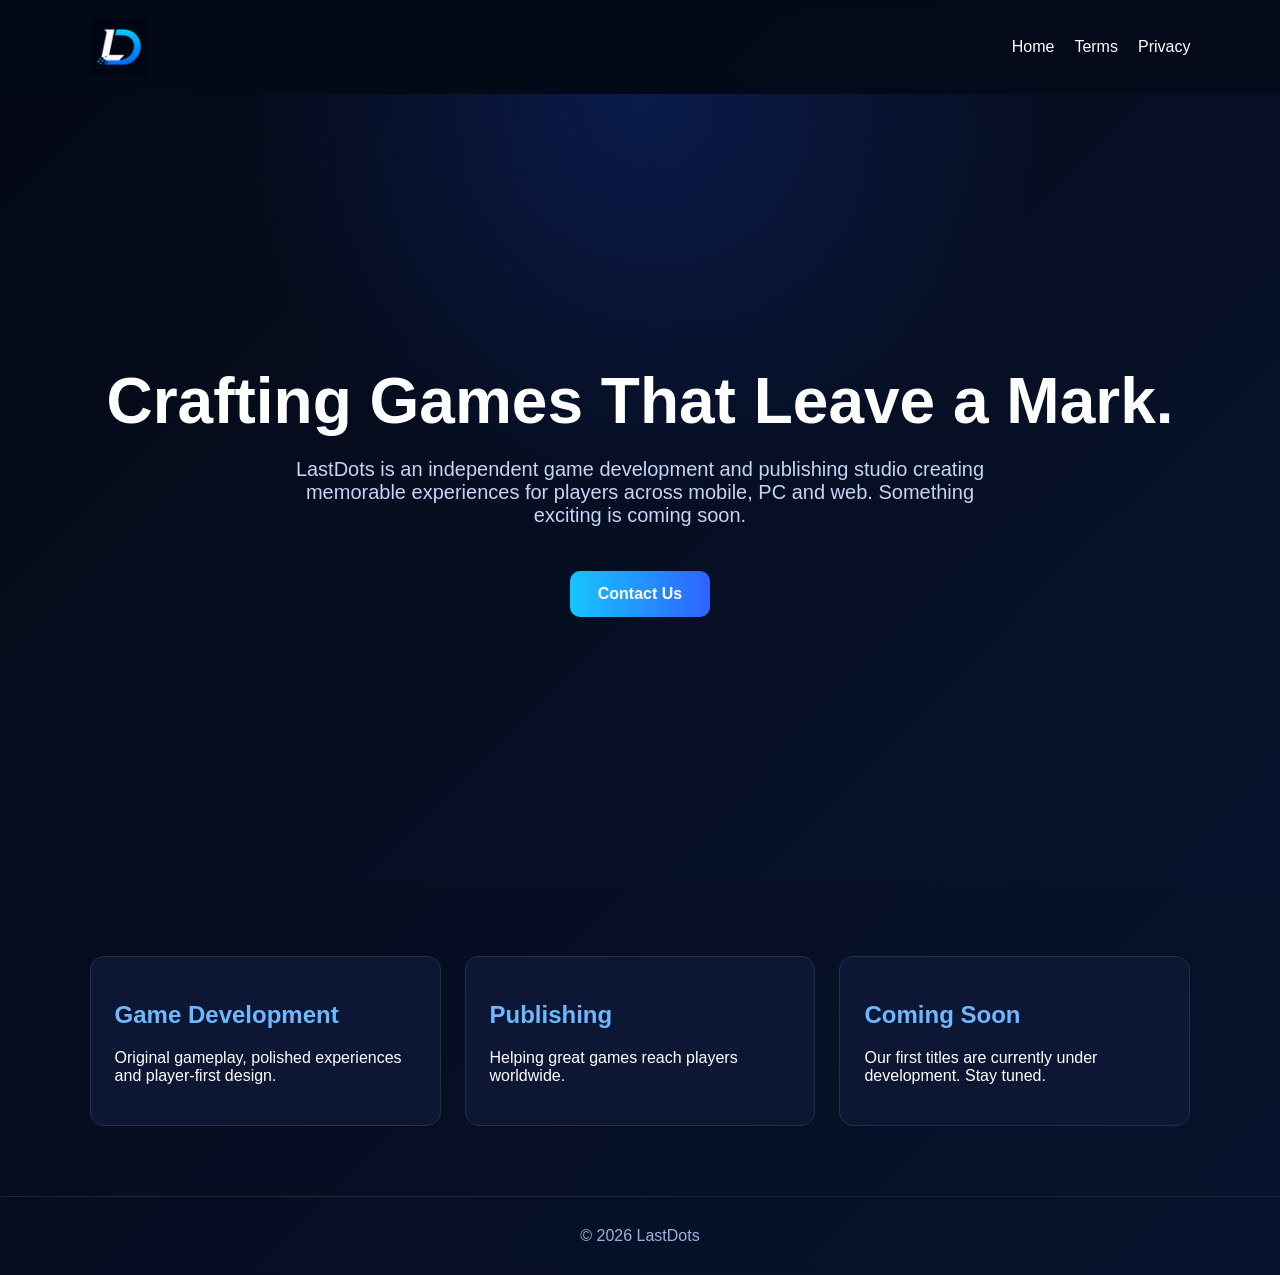
<file: index.html>
<!DOCTYPE html><html><head><meta charset='utf-8'><meta name='viewport' content='width=device-width,initial-scale=1'><title>LastDots</title><link rel='stylesheet' href='styles.css'></head><body>
<header><img class='logo' src='assets/logo.png'><nav><a href='index.html'>Home</a><a href='terms.html'>Terms</a><a href='privacy.html'>Privacy</a></nav></header>
<section class='hero'><div><h1>Crafting Games That Leave a Mark.</h1><p>LastDots is an independent game development and publishing studio creating memorable experiences for players across mobile, PC and web. Something exciting is coming soon.</p><a class='btn' href='mailto:contact.lastdots@gmail.com'>Contact Us</a></div></section>
<section class='cards'><div class='card'><h2>Game Development</h2><p>Original gameplay, polished experiences and player-first design.</p></div><div class='card'><h2>Publishing</h2><p>Helping great games reach players worldwide.</p></div><div class='card'><h2>Coming Soon</h2><p>Our first titles are currently under development. Stay tuned.</p></div></section>
<footer>© 2026 LastDots </footer></body></html>
</file>
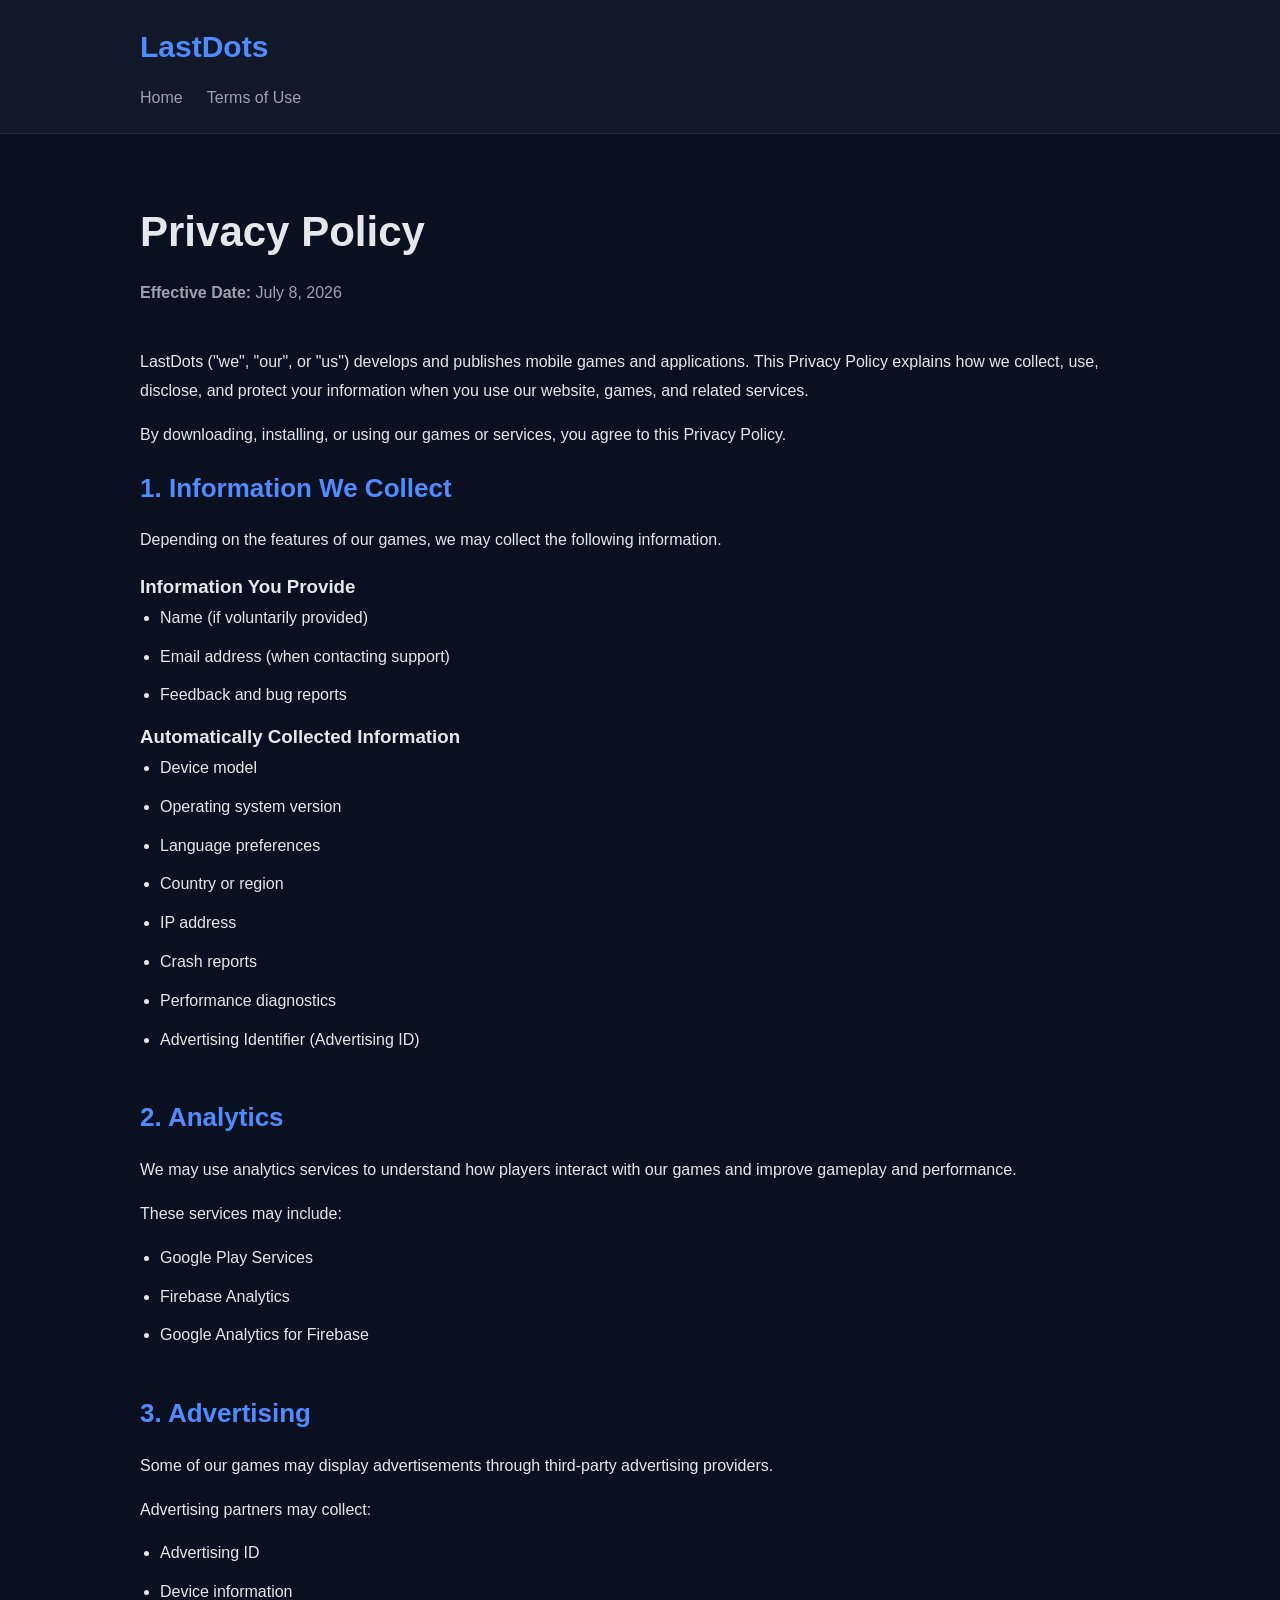
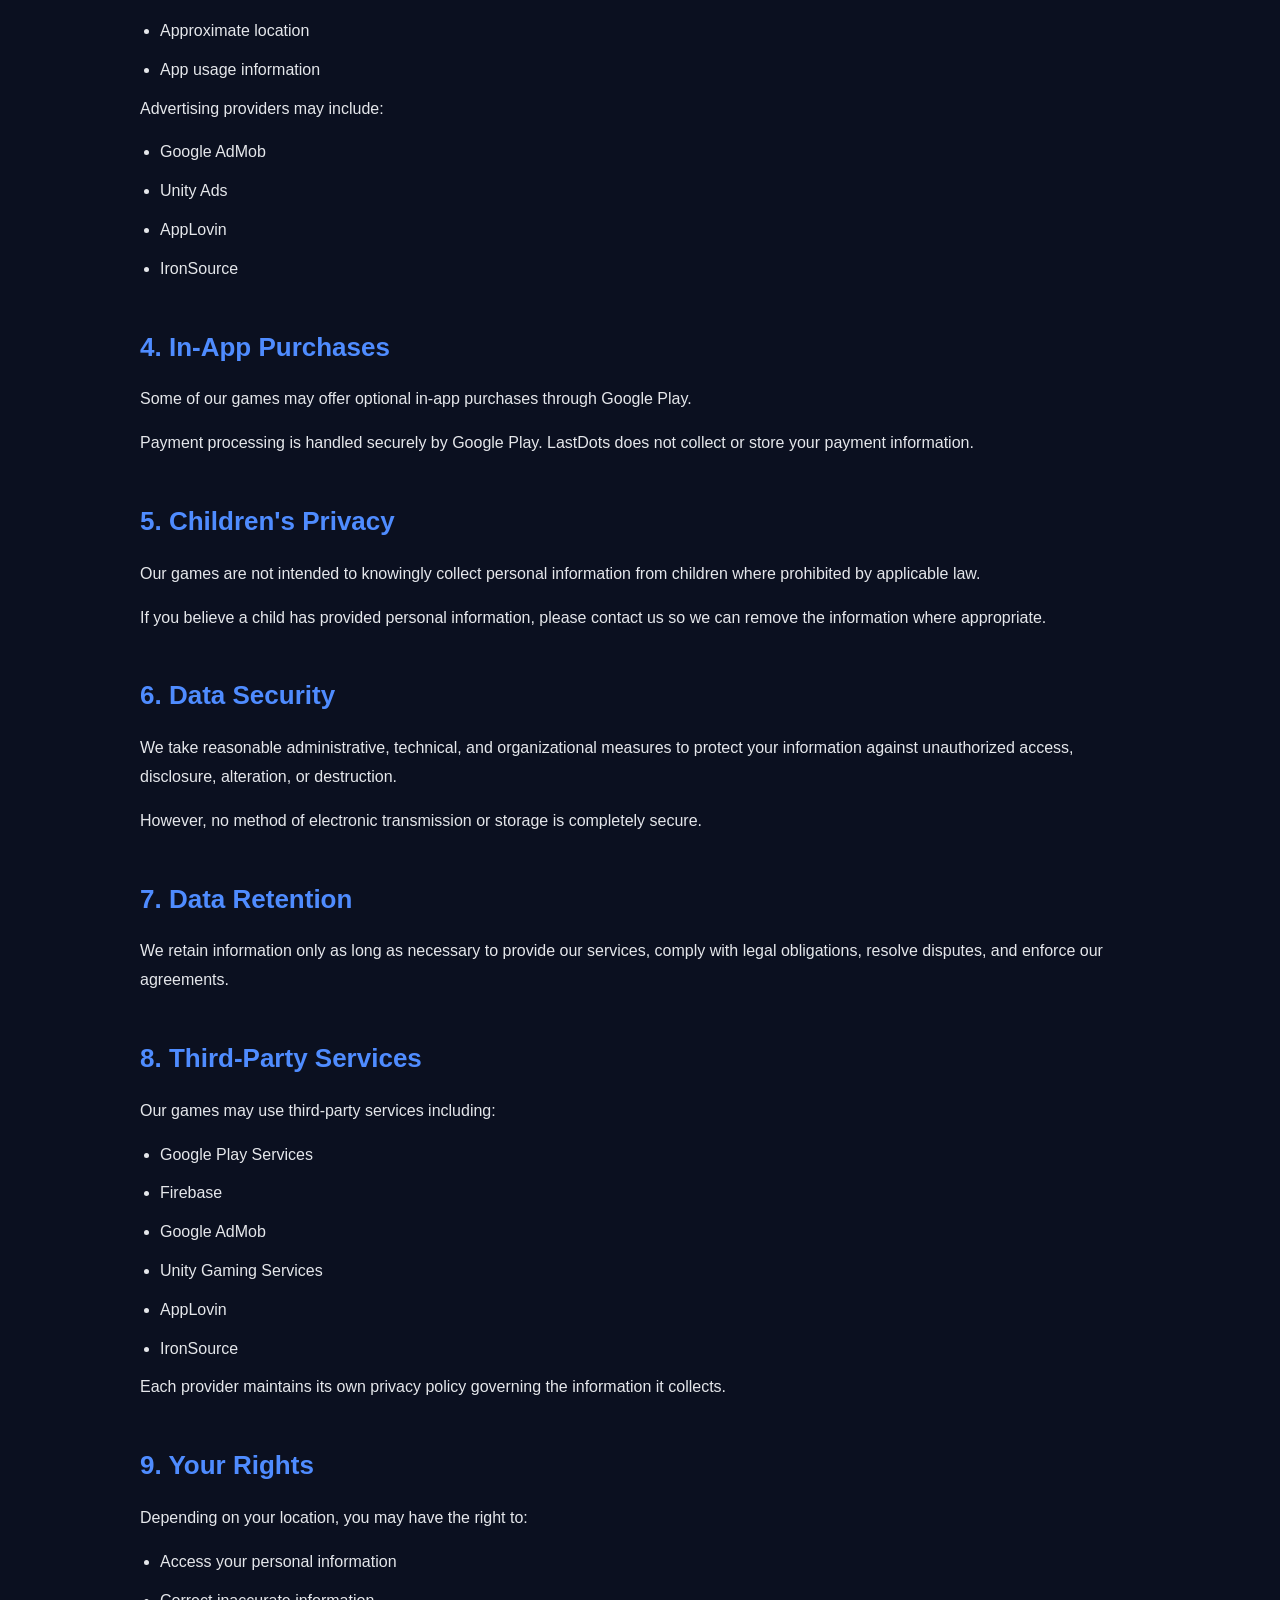
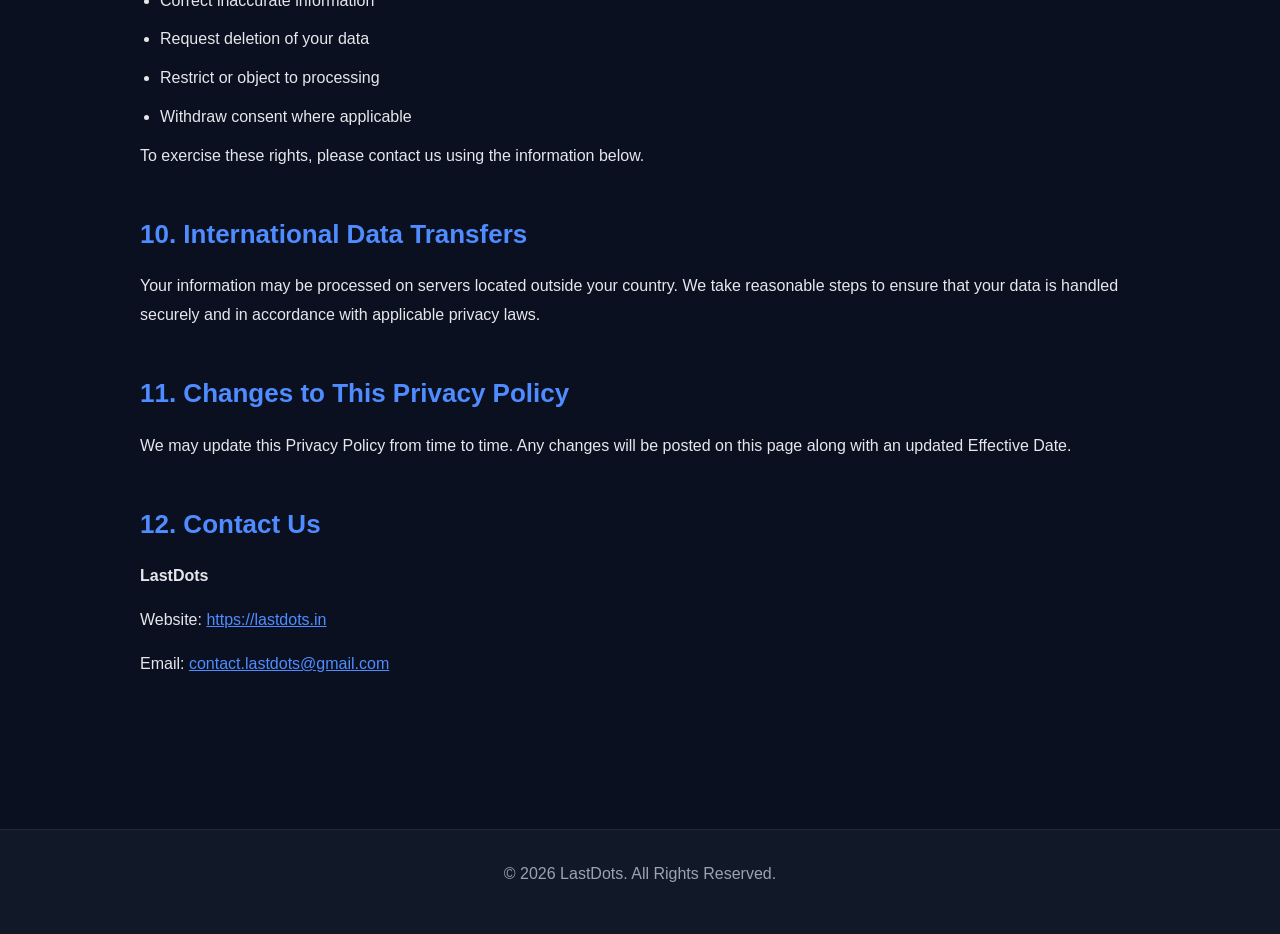
<file: privacy.html>
<!DOCTYPE html>
<html lang="en">

<head>
    <meta charset="UTF-8">
    <meta name="viewport" content="width=device-width, initial-scale=1.0">

    <title>Privacy Policy | LastDots</title>

    <meta name="description" content="Privacy Policy for LastDots games and services.">

    <style>
        * {
            margin: 0;
            padding: 0;
            box-sizing: border-box;
        }

        body {
            font-family: Arial,Helvetica,sans-serif;
            background: #0b1020;
            color: #e5e7eb;
            line-height: 1.8;
        }

        header {
            background: #111827;
            padding: 20px;
            border-bottom: 1px solid #1f2937;
        }

        .container {
            width: 90%;
            max-width: 1000px;
            margin: auto;
        }

        .logo {
            font-size: 30px;
            font-weight: bold;
            color: #4F8CFF;
            text-decoration: none;
        }

        nav {
            margin-top: 10px;
        }

            nav a {
                color: #9CA3AF;
                text-decoration: none;
                margin-right: 20px;
            }

                nav a:hover {
                    color: #4F8CFF;
                }

        main {
            padding: 60px 0;
        }

        h1 {
            font-size: 42px;
            margin-bottom: 10px;
        }

        .date {
            color: #9CA3AF;
            margin-bottom: 40px;
        }

        section {
            margin-bottom: 40px;
        }

        h2 {
            color: #4F8CFF;
            margin-bottom: 15px;
            font-size: 26px;
        }

        p {
            margin-bottom: 15px;
        }

        ul {
            padding-left: 20px;
        }

        li {
            margin-bottom: 10px;
        }

        footer {
            background: #111827;
            border-top: 1px solid #1f2937;
            text-align: center;
            padding: 30px;
            color: #9CA3AF;
            margin-top: 50px;
        }

        a {
            color: #4F8CFF;
        }
    </style>

</head>

<body>

    <header>

        <div class="container">

            <a href="index.html" class="logo">LastDots</a>

            <nav>
                <a href="index.html">Home</a>
                <a href="terms.html">Terms of Use</a>
            </nav>

        </div>

    </header>

    <main class="container">

        <h1>Privacy Policy</h1>

        <p class="date"><strong>Effective Date:</strong> July 8, 2026</p>

        <p>
            LastDots ("we", "our", or "us") develops and publishes mobile games and applications. This Privacy Policy explains how we collect, use, disclose, and protect your information when you use our website, games, and related services.
        </p>

        <p>
            By downloading, installing, or using our games or services, you agree to this Privacy Policy.
        </p>

        <section>

            <h2>1. Information We Collect</h2>

            <p>Depending on the features of our games, we may collect the following information.</p>

            <h3>Information You Provide</h3>

            <ul>
                <li>Name (if voluntarily provided)</li>
                <li>Email address (when contacting support)</li>
                <li>Feedback and bug reports</li>
            </ul>

            <h3>Automatically Collected Information</h3>

            <ul>
                <li>Device model</li>
                <li>Operating system version</li>
                <li>Language preferences</li>
                <li>Country or region</li>
                <li>IP address</li>
                <li>Crash reports</li>
                <li>Performance diagnostics</li>
                <li>Advertising Identifier (Advertising ID)</li>
            </ul>

        </section>

        <section>

            <h2>2. Analytics</h2>

            <p>
                We may use analytics services to understand how players interact with our games and improve gameplay and performance.
            </p>

            <p>These services may include:</p>

            <ul>
                <li>Google Play Services</li>
                <li>Firebase Analytics</li>
                <li>Google Analytics for Firebase</li>
            </ul>

        </section>

        <section>

            <h2>3. Advertising</h2>

            <p>
                Some of our games may display advertisements through third-party advertising providers.
            </p>

            <p>Advertising partners may collect:</p>

            <ul>
                <li>Advertising ID</li>
                <li>Device information</li>
                <li>Approximate location</li>
                <li>App usage information</li>
            </ul>

            <p>Advertising providers may include:</p>

            <ul>
                <li>Google AdMob</li>
                <li>Unity Ads</li>
                <li>AppLovin</li>
                <li>IronSource</li>
            </ul>

        </section>

        <section>

            <h2>4. In-App Purchases</h2>

            <p>
                Some of our games may offer optional in-app purchases through Google Play.
            </p>

            <p>
                Payment processing is handled securely by Google Play. LastDots does not collect or store your payment information.
            </p>

        </section>

        <section>

            <h2>5. Children's Privacy</h2>

            <p>
                Our games are not intended to knowingly collect personal information from children where prohibited by applicable law.
            </p>

            <p>
                If you believe a child has provided personal information, please contact us so we can remove the information where appropriate.
            </p>

        </section>

        <section>

            <h2>6. Data Security</h2>

            <p>
                We take reasonable administrative, technical, and organizational measures to protect your information against unauthorized access, disclosure, alteration, or destruction.
            </p>

            <p>
                However, no method of electronic transmission or storage is completely secure.
            </p>

        </section>

        <section>

            <h2>7. Data Retention</h2>

            <p>
                We retain information only as long as necessary to provide our services, comply with legal obligations, resolve disputes, and enforce our agreements.
            </p>

        </section>

        <section>

            <h2>8. Third-Party Services</h2>

            <p>Our games may use third-party services including:</p>

            <ul>
                <li>Google Play Services</li>
                <li>Firebase</li>
                <li>Google AdMob</li>
                <li>Unity Gaming Services</li>
                <li>AppLovin</li>
                <li>IronSource</li>
            </ul>

            <p>
                Each provider maintains its own privacy policy governing the information it collects.
            </p>

        </section>

        <section>

            <h2>9. Your Rights</h2>

            <p>
                Depending on your location, you may have the right to:
            </p>

            <ul>
                <li>Access your personal information</li>
                <li>Correct inaccurate information</li>
                <li>Request deletion of your data</li>
                <li>Restrict or object to processing</li>
                <li>Withdraw consent where applicable</li>
            </ul>

            <p>
                To exercise these rights, please contact us using the information below.
            </p>

        </section>

        <section>

            <h2>10. International Data Transfers</h2>

            <p>
                Your information may be processed on servers located outside your country. We take reasonable steps to ensure that your data is handled securely and in accordance with applicable privacy laws.
            </p>

        </section>

        <section>

            <h2>11. Changes to This Privacy Policy</h2>

            <p>
                We may update this Privacy Policy from time to time. Any changes will be posted on this page along with an updated Effective Date.
            </p>

        </section>

        <section>

            <h2>12. Contact Us</h2>

            <p><strong>LastDots</strong></p>

            <p>
                Website:
                <a href="https://lastdots.in">https://lastdots.in</a>
            </p>

            <p>
                Email:
                <a href="mailto:contact.lastdots@gmail.com">contact.lastdots@gmail.com</a>
            </p>

        </section>

    </main>

    <footer>

        <p>© 2026 LastDots. All Rights Reserved.</p>

    </footer>

</body>

</html>
</file>
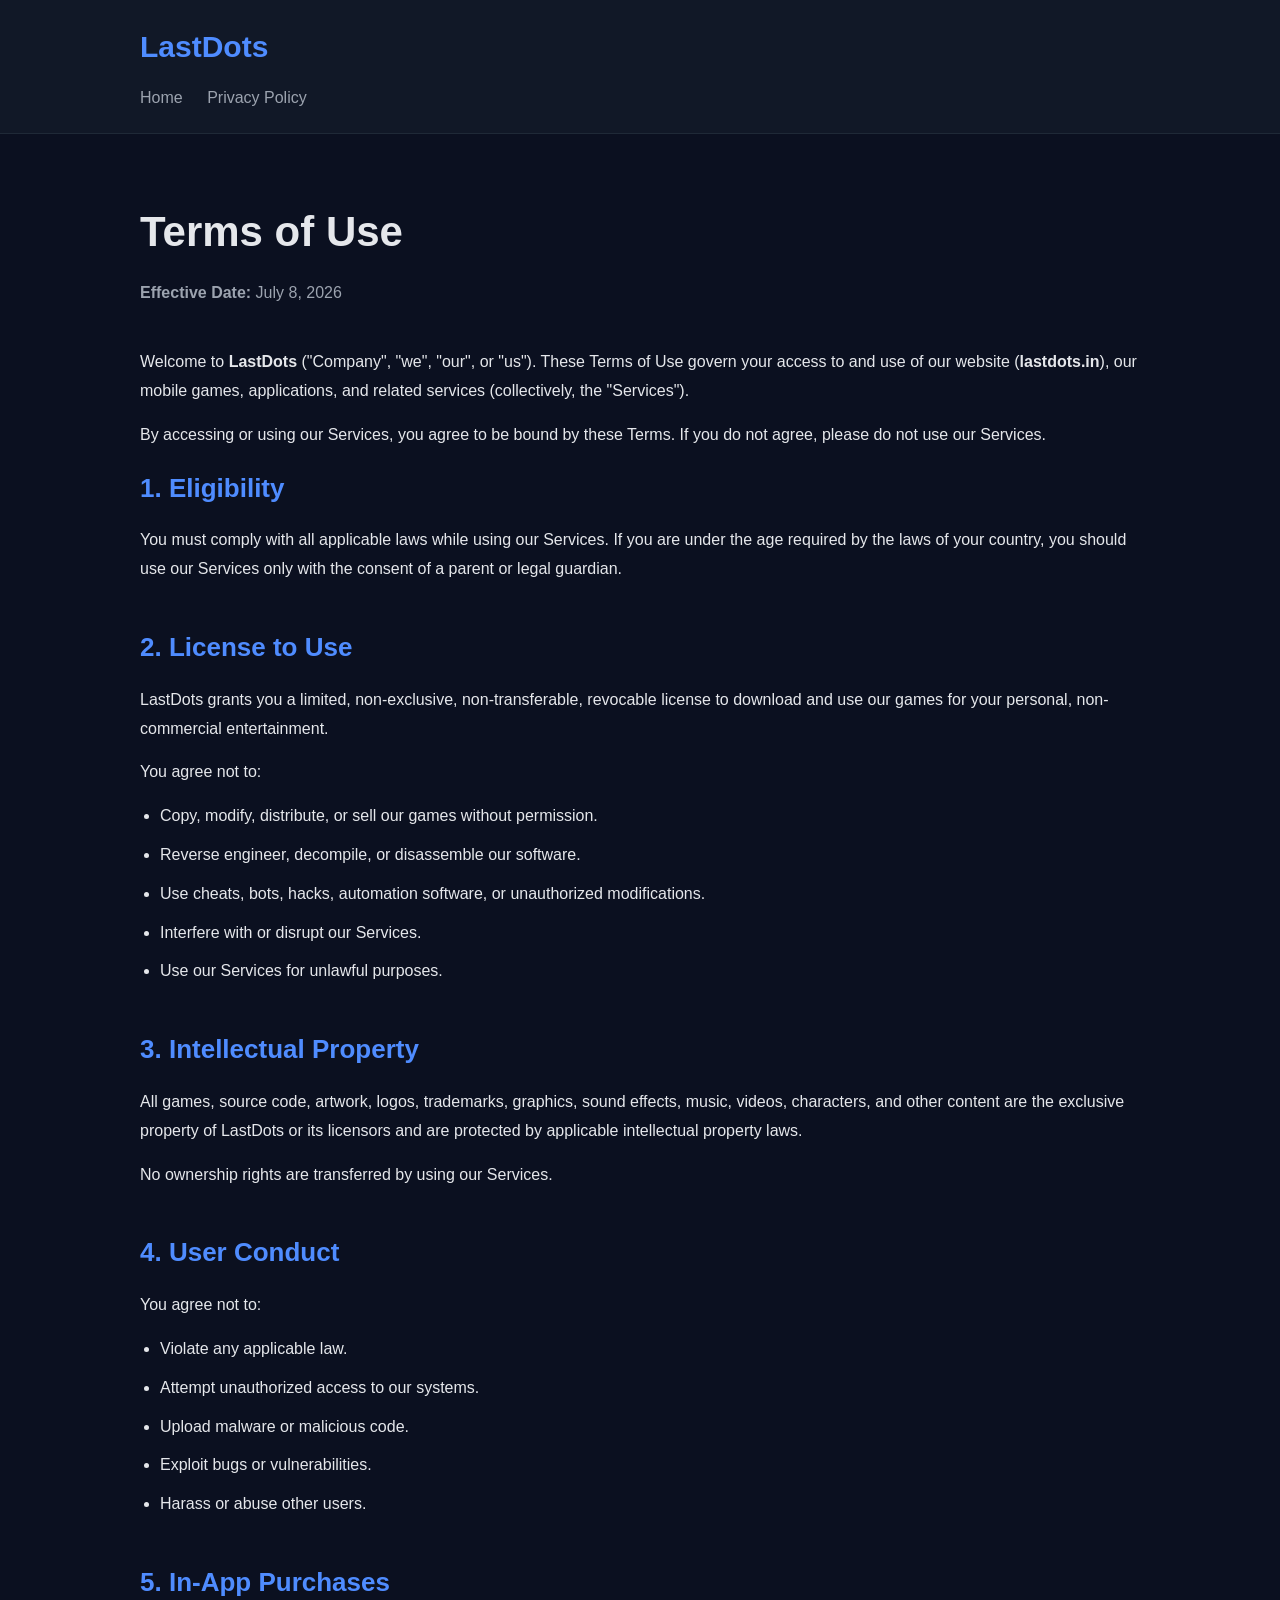
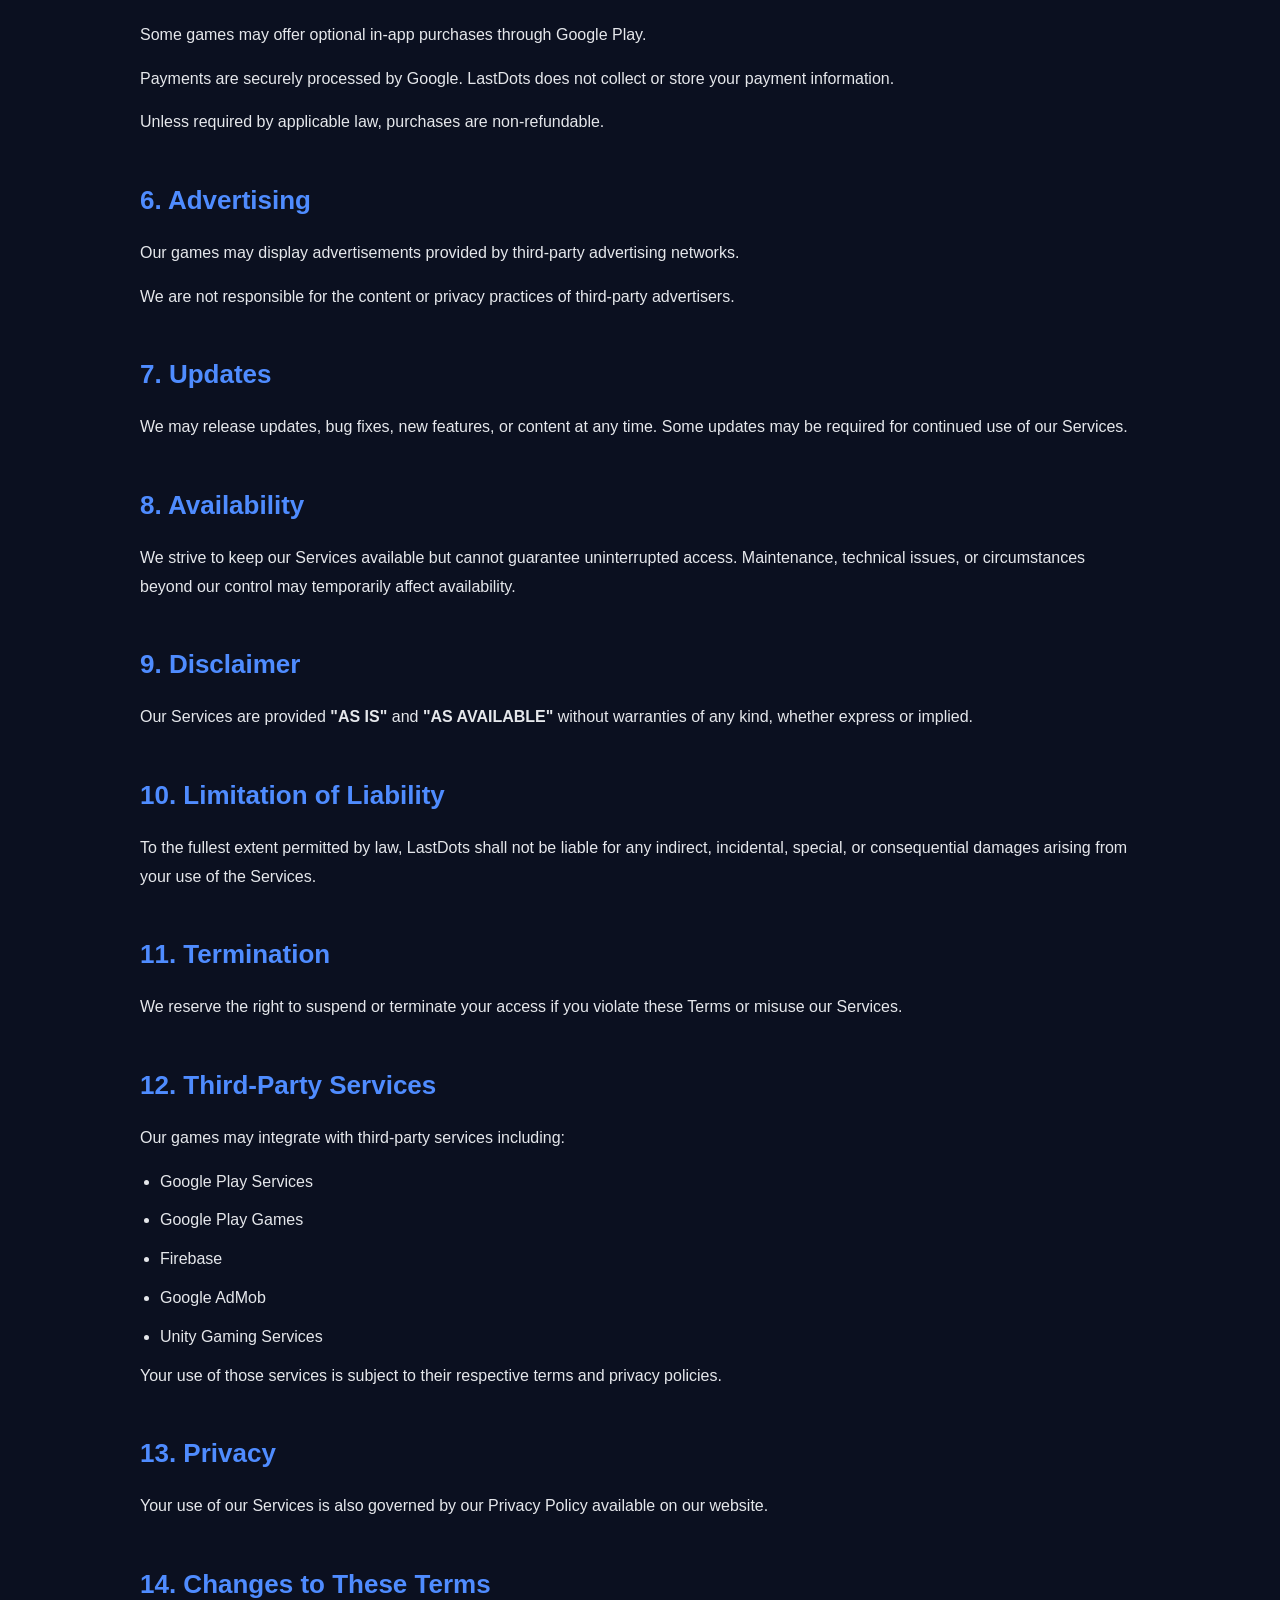
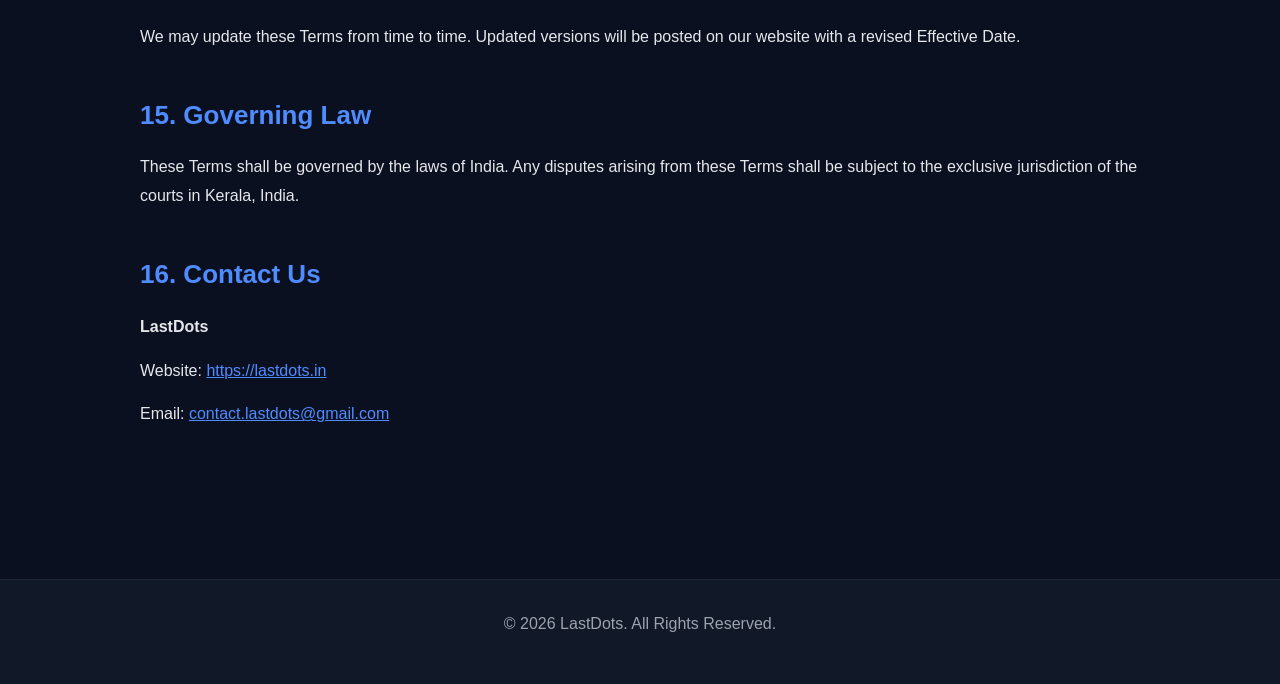
<file: terms.html>
<!DOCTYPE html>
<html lang="en">
<head>
    <meta charset="UTF-8">
    <meta name="viewport" content="width=device-width, initial-scale=1.0">

    <title>Terms of Use | LastDots</title>
    <meta name="description" content="Terms of Use for LastDots games and services.">

    <style>
        * {
            margin: 0;
            padding: 0;
            box-sizing: border-box;
        }

        body {
            font-family: Arial,Helvetica,sans-serif;
            background: #0b1020;
            color: #e5e7eb;
            line-height: 1.8;
        }

        header {
            background: #111827;
            padding: 20px;
            border-bottom: 1px solid #1f2937;
        }

        .container {
            width: 90%;
            max-width: 1000px;
            margin: auto;
        }

        .logo {
            color: #4F8CFF;
            text-decoration: none;
            font-size: 30px;
            font-weight: bold;
        }

        nav {
            margin-top: 10px;
        }

            nav a {
                color: #9CA3AF;
                text-decoration: none;
                margin-right: 20px;
            }

                nav a:hover {
                    color: #4F8CFF;
                }

        main {
            padding: 60px 0;
        }

        h1 {
            font-size: 42px;
            margin-bottom: 10px;
        }

        .date {
            color: #9CA3AF;
            margin-bottom: 40px;
        }

        section {
            margin-bottom: 40px;
        }

        h2 {
            color: #4F8CFF;
            margin-bottom: 15px;
            font-size: 26px;
        }

        p {
            margin-bottom: 15px;
        }

        ul {
            padding-left: 20px;
        }

        li {
            margin-bottom: 10px;
        }

        footer {
            background: #111827;
            text-align: center;
            padding: 30px;
            border-top: 1px solid #1f2937;
            color: #9CA3AF;
            margin-top: 50px;
        }

        a {
            color: #4F8CFF;
        }
    </style>

</head>

<body>

    <header>
        <div class="container">
            <a href="index.html" class="logo">LastDots</a>

            <nav>
                <a href="index.html">Home</a>
                <a href="privacy.html">Privacy Policy</a>
            </nav>
        </div>
    </header>

    <main class="container">

        <h1>Terms of Use</h1>

        <p class="date"><strong>Effective Date:</strong> July 8, 2026</p>

        <p>
            Welcome to <strong>LastDots</strong> ("Company", "we", "our", or "us"). These Terms of Use govern your access to and use of our website (<strong>lastdots.in</strong>), our mobile games, applications, and related services (collectively, the "Services").
        </p>

        <p>
            By accessing or using our Services, you agree to be bound by these Terms. If you do not agree, please do not use our Services.
        </p>

        <section>
            <h2>1. Eligibility</h2>

            <p>
                You must comply with all applicable laws while using our Services. If you are under the age required by the laws of your country, you should use our Services only with the consent of a parent or legal guardian.
            </p>
        </section>

        <section>
            <h2>2. License to Use</h2>

            <p>
                LastDots grants you a limited, non-exclusive, non-transferable, revocable license to download and use our games for your personal, non-commercial entertainment.
            </p>

            <p>You agree not to:</p>

            <ul>
                <li>Copy, modify, distribute, or sell our games without permission.</li>
                <li>Reverse engineer, decompile, or disassemble our software.</li>
                <li>Use cheats, bots, hacks, automation software, or unauthorized modifications.</li>
                <li>Interfere with or disrupt our Services.</li>
                <li>Use our Services for unlawful purposes.</li>
            </ul>

        </section>

        <section>
            <h2>3. Intellectual Property</h2>

            <p>
                All games, source code, artwork, logos, trademarks, graphics, sound effects, music, videos, characters, and other content are the exclusive property of LastDots or its licensors and are protected by applicable intellectual property laws.
            </p>

            <p>
                No ownership rights are transferred by using our Services.
            </p>

        </section>

        <section>
            <h2>4. User Conduct</h2>

            <p>You agree not to:</p>

            <ul>
                <li>Violate any applicable law.</li>
                <li>Attempt unauthorized access to our systems.</li>
                <li>Upload malware or malicious code.</li>
                <li>Exploit bugs or vulnerabilities.</li>
                <li>Harass or abuse other users.</li>
            </ul>

        </section>

        <section>
            <h2>5. In-App Purchases</h2>

            <p>
                Some games may offer optional in-app purchases through Google Play.
            </p>

            <p>
                Payments are securely processed by Google. LastDots does not collect or store your payment information.
            </p>

            <p>
                Unless required by applicable law, purchases are non-refundable.
            </p>

        </section>

        <section>
            <h2>6. Advertising</h2>

            <p>
                Our games may display advertisements provided by third-party advertising networks.
            </p>

            <p>
                We are not responsible for the content or privacy practices of third-party advertisers.
            </p>

        </section>

        <section>
            <h2>7. Updates</h2>

            <p>
                We may release updates, bug fixes, new features, or content at any time. Some updates may be required for continued use of our Services.
            </p>

        </section>

        <section>
            <h2>8. Availability</h2>

            <p>
                We strive to keep our Services available but cannot guarantee uninterrupted access. Maintenance, technical issues, or circumstances beyond our control may temporarily affect availability.
            </p>

        </section>

        <section>
            <h2>9. Disclaimer</h2>

            <p>
                Our Services are provided <strong>"AS IS"</strong> and <strong>"AS AVAILABLE"</strong> without warranties of any kind, whether express or implied.
            </p>

        </section>

        <section>
            <h2>10. Limitation of Liability</h2>

            <p>
                To the fullest extent permitted by law, LastDots shall not be liable for any indirect, incidental, special, or consequential damages arising from your use of the Services.
            </p>

        </section>

        <section>
            <h2>11. Termination</h2>

            <p>
                We reserve the right to suspend or terminate your access if you violate these Terms or misuse our Services.
            </p>

        </section>

        <section>
            <h2>12. Third-Party Services</h2>

            <p>
                Our games may integrate with third-party services including:
            </p>

            <ul>
                <li>Google Play Services</li>
                <li>Google Play Games</li>
                <li>Firebase</li>
                <li>Google AdMob</li>
                <li>Unity Gaming Services</li>
            </ul>

            <p>
                Your use of those services is subject to their respective terms and privacy policies.
            </p>

        </section>

        <section>
            <h2>13. Privacy</h2>

            <p>
                Your use of our Services is also governed by our Privacy Policy available on our website.
            </p>

        </section>

        <section>
            <h2>14. Changes to These Terms</h2>

            <p>
                We may update these Terms from time to time. Updated versions will be posted on our website with a revised Effective Date.
            </p>

        </section>

        <section>
            <h2>15. Governing Law</h2>

            <p>
                These Terms shall be governed by the laws of India. Any disputes arising from these Terms shall be subject to the exclusive jurisdiction of the courts in Kerala, India.
            </p>

        </section>

        <section>
            <h2>16. Contact Us</h2>

            <p><strong>LastDots</strong></p>

            <p>
                Website:
                <a href="https://lastdots.in">https://lastdots.in</a>
            </p>

            <p>
                Email:
                <a href="mailto:contact.lastdots@gmail.com">contact.lastdots@gmail.com</a>
            </p>

        </section>

    </main>

    <footer>

        <p>© 2026 LastDots. All Rights Reserved.</p>

    </footer>

</body>
</html>
</file>
<file: styles.css>
*{box-sizing:border-box}body{margin:0;font-family:Arial,sans-serif;background:linear-gradient(135deg,#040816,#07132d);color:#fff}
header{position:sticky;top:0;display:flex;justify-content:space-between;align-items:center;padding:18px 7%;background:rgba(5,10,25,.75);backdrop-filter:blur(10px)}
.logo{height:58px}nav a{color:#fff;text-decoration:none;margin-left:20px}
.hero{min-height:88vh;display:flex;align-items:center;justify-content:center;text-align:center;padding:40px;background:
radial-gradient(circle at top,#1a56ff33,transparent 40%),linear-gradient(135deg,#050916,#07132d)}
.hero h1{font-size:64px;margin:0}.hero p{max-width:720px;margin:20px auto;color:#c7d4f7;font-size:20px}
.btn{display:inline-block;margin-top:24px;padding:14px 28px;border-radius:10px;background:linear-gradient(90deg,#15c6ff,#2f63ff);color:#fff;text-decoration:none;font-weight:bold}
.cards{display:grid;grid-template-columns:repeat(auto-fit,minmax(260px,1fr));gap:24px;padding:70px 7%}
.card{background:#0d1734;padding:24px;border-radius:14px;border:1px solid #234}
footer{text-align:center;padding:30px;border-top:1px solid #223;color:#9fb1da}
.page{max-width:950px;margin:40px auto;padding:20px;line-height:1.8}
h2{color:#6db8ff}
</file>
